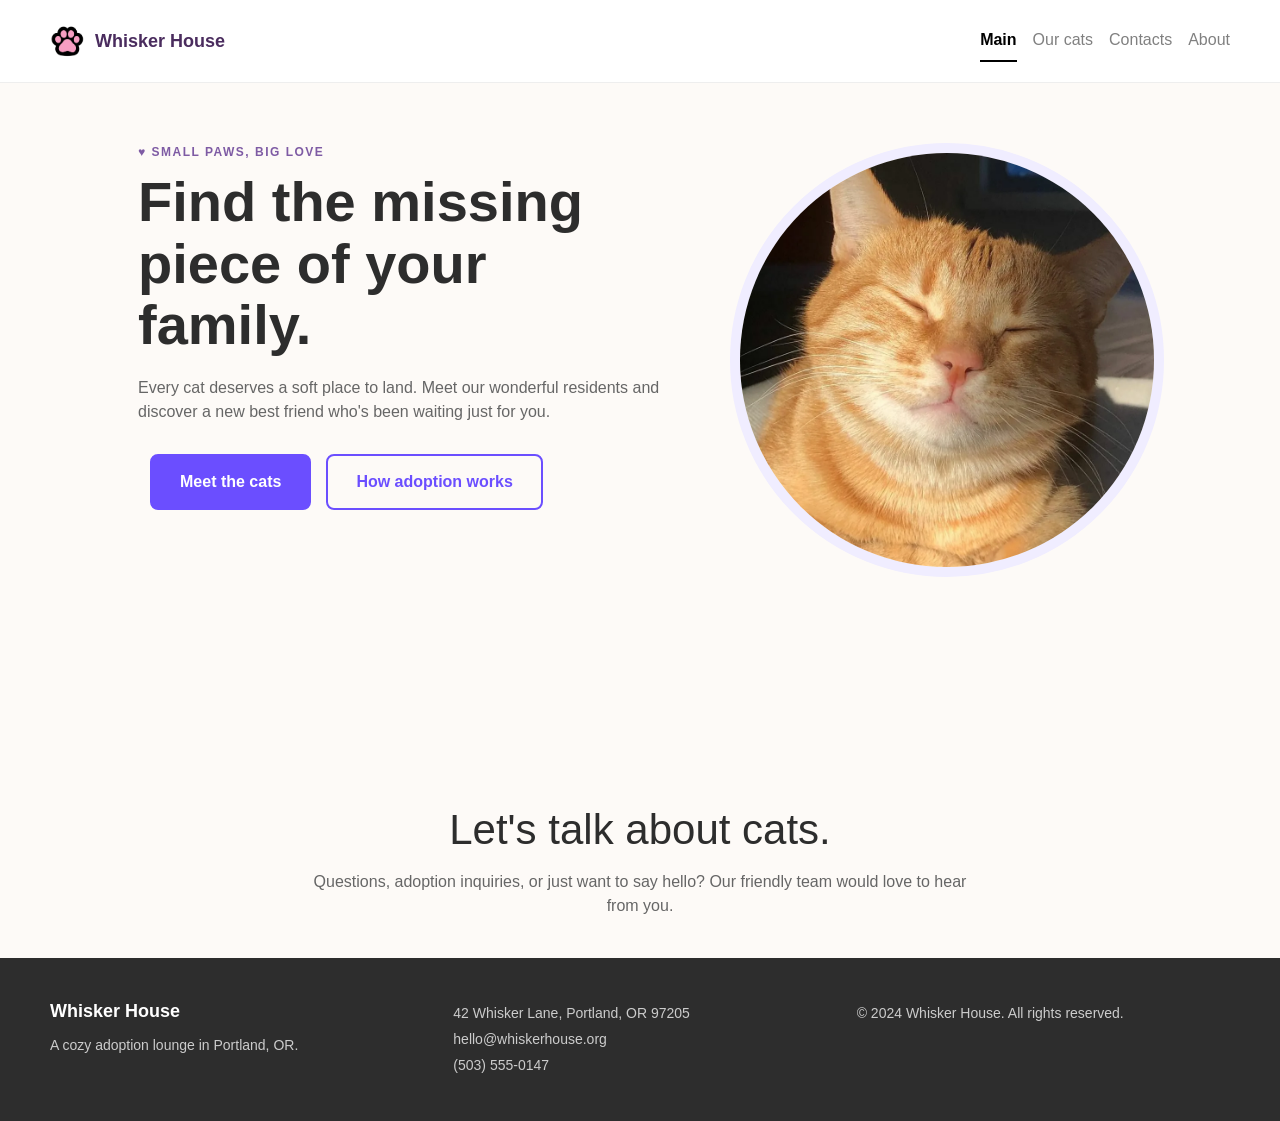
<file: index.html>
<!DOCTYPE html>
<html lang="en">
<head>
    <meta charset="UTF-8">
    <meta name="viewport" content="width=device-width, initial-scale=1.0">
    <title>Whisker House</title>
    <link href="https://cdn.jsdelivr.net/npm/bootstrap@5.3.3/dist/css/bootstrap.min.css" rel="stylesheet" integrity="sha384-QWTKZyjpPEjISv5WaRU9OFeRpok6YctnYmDr5pNlyT2bRjXh0JMhjY6hW+ALEwIH" crossorigin="anonymous">
    <link rel="stylesheet" href="style.css">
</head>

<body>
    <header class="site-header container-fluid">
        <div class="logo">
            <img src="images/cat-paw-pink-black-color-cute-icon_423491-224.avif" alt="Иконка Whisker House">
            <p>Whisker House</p>
        </div>
        <ul class="nav nav-underline">
            <li class="nav-item">
                <a class="nav-link active violet" aria-current="page" href="index.html">Main</a>
            </li>
            <li class="nav-item">
                <a class="nav-link" href="ourcats.html">Our cats</a>
            </li>
            <li class="nav-item">
                <a class="nav-link" href="form.html">Contacts</a>
            </li>
             <li class="nav-item">
            <a class="nav-link" href="about.html">About</a>
            </li>
        </ul>
    </header>

    <main class="main-content">
        <section class="container d-flex cover">
            <div class="text-content container">
                <p class="subtitle">♥️ SMALL PAWS, BIG LOVE</p>
                <h1>Find the missing<br>piece of your<br>family.</h1>
                <p class="description">
                    Every cat deserves a soft place to land. Meet our wonderful residents and discover a new best friend who's been waiting just for you.
                </p>
                
                <div class="cta-buttons container">
                    <a href="ourcats.html" class="btn-primary">Meet the cats</a>
                    <a href="#" class="btn-secondary">How adoption works</a>
                </div>
            </div>

            <div class="image-content">
                <img class="cover-image img-fluid" src="images/i.webp" alt="Рыжий кот">
            </div>
        </section>

    </main>

    <div class="contact-header">
        <h1>Let's talk about cats.</h1>
        <p>Questions, adoption inquiries, or just want to say hello? Our friendly team would love to hear from you.</p>
    </div>

    <footer class="site-footer">
        <div>
            <strong>Whisker House</strong>
            <p>A cozy adoption lounge in Portland, OR.</p>
        </div>

        <div>
            <p>42 Whisker Lane, Portland, OR 97205</p>
            <p>hello@whiskerhouse.org</p>
            <p>(503) 555-0147</p>
        </div>

        <div>
            <p>&copy; 2024 Whisker House. All rights reserved.</p>
        </div>
    </footer>
    <script src="https://cdn.jsdelivr.net/npm/@popperjs/core@2.11.8/dist/umd/popper.min.js" integrity="sha384-I7E8VVD/ismYTF4hNIPjVp/Zjvgyol6VFvRkX/vR+Vc4jQkC+hVqc2pM8ODewa9r" crossorigin="anonymous"></script>
    <script src="https://cdn.jsdelivr.net/npm/bootstrap@5.3.3/dist/js/bootstrap.min.js" integrity="sha384-0pUGZvbkm6XF6gxjEnlmuGrJXVbNuzT9qBBavbLwCsOGabYfZo0T0to5eqruptLy" crossorigin="anonymous"></script>
</body>
</html>
</file>
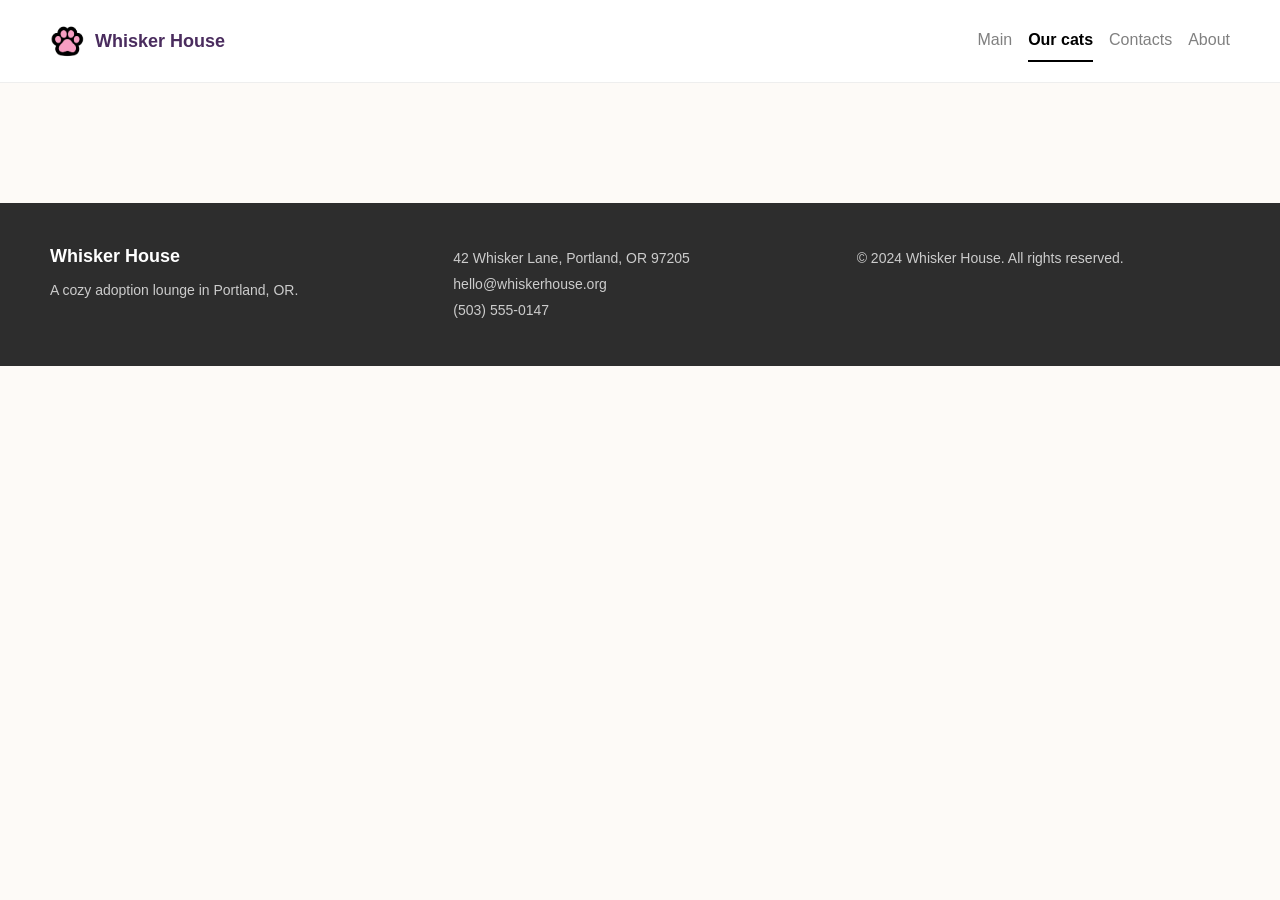
<file: cats.html>
<!DOCTYPE html>
<html lang="en">
<head>
    <meta charset="UTF-8">
    <meta name="viewport" content="width=device-width, initial-scale=1.0">
    <title>Whisker House</title>
    <link href="https://cdn.jsdelivr.net/npm/bootstrap@5.3.3/dist/css/bootstrap.min.css" rel="stylesheet" integrity="sha384-QWTKZyjpPEjISv5WaRU9OFeRpok6YctnYmDr5pNlyT2bRjXh0JMhjY6hW+ALEwIH" crossorigin="anonymous">
    <link rel="stylesheet" href="style.css">
</head>

<body>
    <header class="site-header">
     
        <div class="logo">
            <img src="images/cat-paw-pink-black-color-cute-icon_423491-224.avif" alt="Иконка Whisker House">
            <p>Whisker House</p>
        </div>
        <ul class="nav nav-underline">
            <li class="nav-item">
                <a class="nav-link" aria-current="page" href="index.html">Main</a>
            </li>
            <li class="nav-item">
                <a class="nav-link active violet" href="ourcats.html">Our cats</a>
            </li>
            <li class="nav-item">
                <a class="nav-link" href="form.html">Contacts</a>
            </li>
           <li class="nav-item">
            <a class="nav-link" href="about.html">About</a>
            </li>
        </ul>
    </header>

    <main class="main-content">

    </main>


    <footer class="site-footer">
        <div>
            <strong>Whisker House</strong>
            <p>A cozy adoption lounge in Portland, OR.</p>
        </div>

        <div>
            <p>42 Whisker Lane, Portland, OR 97205</p>
            <p>hello@whiskerhouse.org</p>
            <p>(503) 555-0147</p>
        </div>

        <div>
            <p>&copy; 2024 Whisker House. All rights reserved.</p>
        </div>
    </footer>
    <script src="https://cdn.jsdelivr.net/npm/@popperjs/core@2.11.8/dist/umd/popper.min.js" integrity="sha384-I7E8VVD/ismYTF4hNIPjVp/Zjvgyol6VFvRkX/vR+Vc4jQkC+hVqc2pM8ODewa9r" crossorigin="anonymous"></script>
    <script src="https://cdn.jsdelivr.net/npm/bootstrap@5.3.3/dist/js/bootstrap.min.js" integrity="sha384-0pUGZvbkm6XF6gxjEnlmuGrJXVbNuzT9qBBavbLwCsOGabYfZo0T0to5eqruptLy" crossorigin="anonymous"></script>
</body>
</html>
</file>
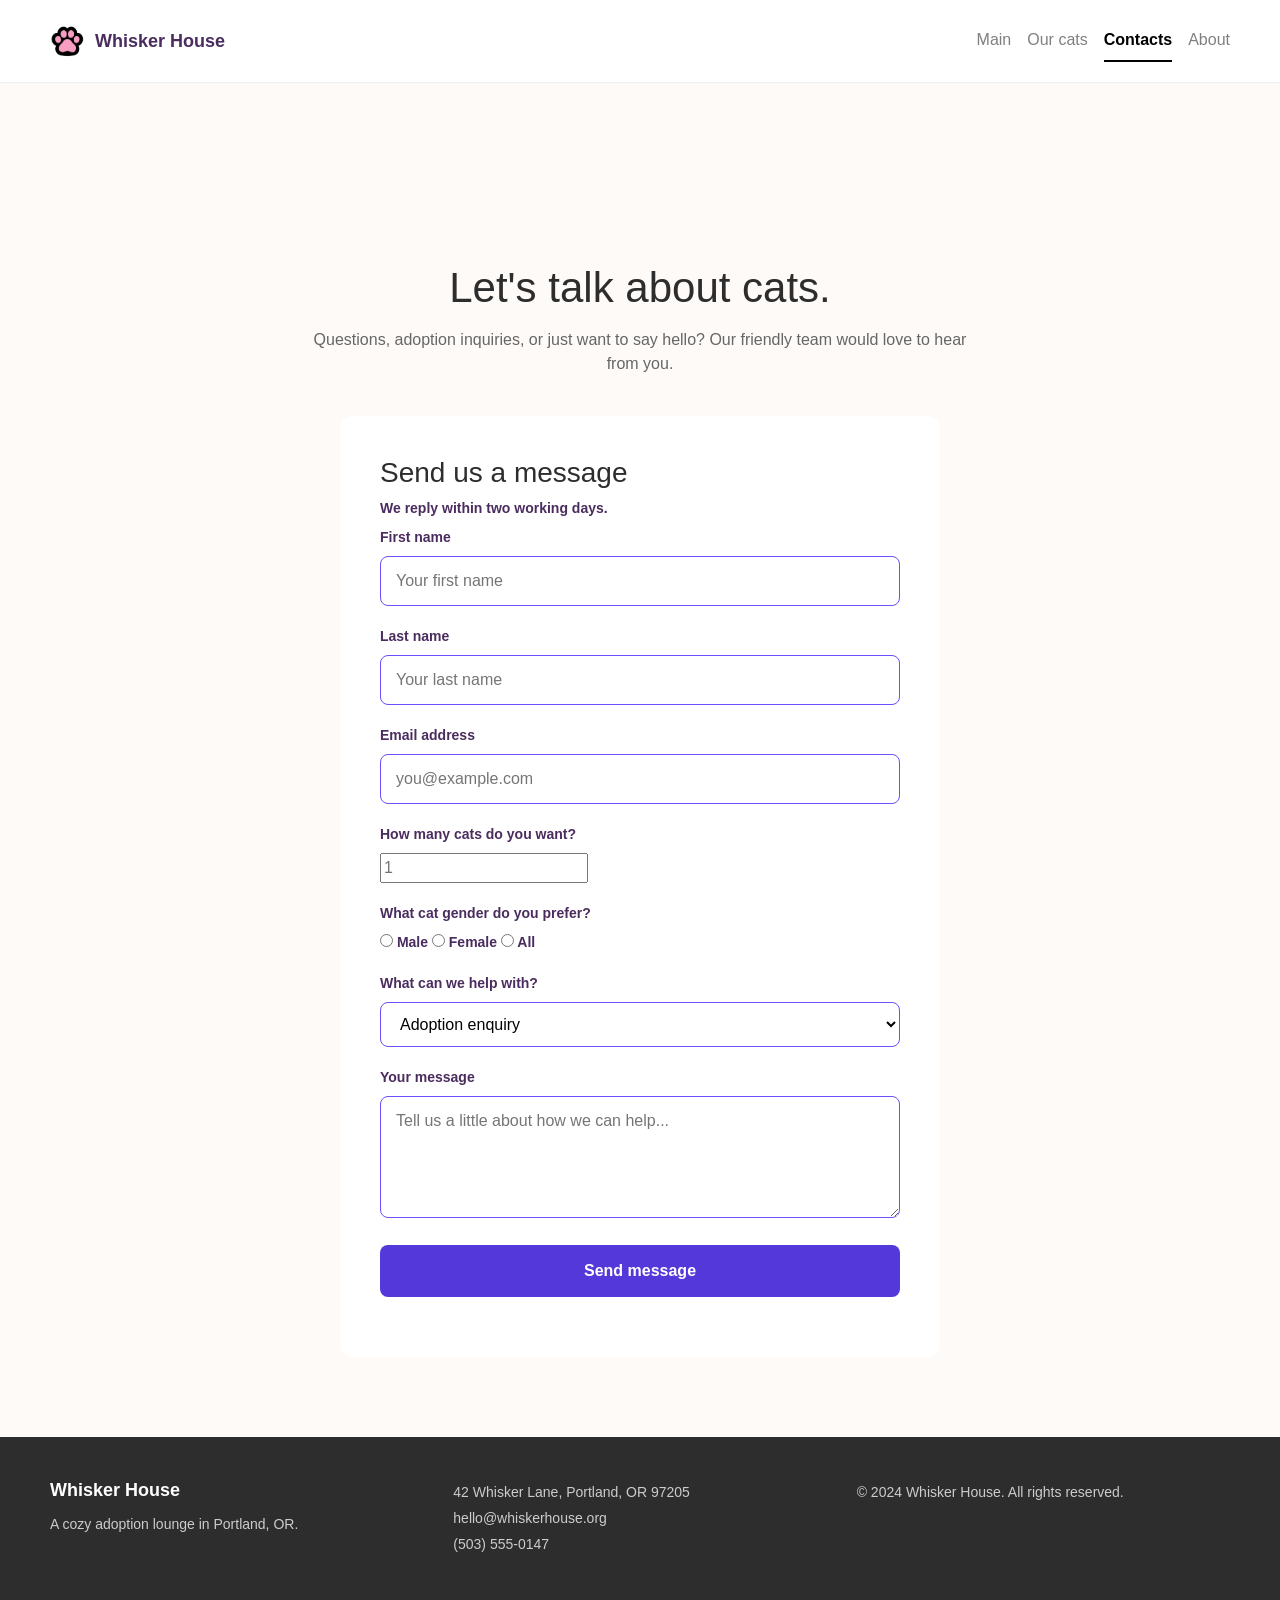
<file: form.html>
<!DOCTYPE html>
<html lang="en">
<head>
    <meta charset="UTF-8">
    <meta name="viewport" content="width=device-width, initial-scale=1.0">
    <title>Whisker House</title>
    <link href="https://cdn.jsdelivr.net/npm/bootstrap@5.3.3/dist/css/bootstrap.min.css" rel="stylesheet" integrity="sha384-QWTKZyjpPEjISv5WaRU9OFeRpok6YctnYmDr5pNlyT2bRjXh0JMhjY6hW+ALEwIH" crossorigin="anonymous">
    <link rel="stylesheet" href="style.css">
</head>

<body>
    <header class="site-header">
        <div class="logo">
            <img src="images/cat-paw-pink-black-color-cute-icon_423491-224.avif" alt="Иконка Whisker House">
            <p>Whisker House</p>
        </div>
        <ul class="nav nav-underline">
            <li class="nav-item">
                <a class="nav-link " aria-current="page" href="index.html">Main</a>
            </li>
            <li class="nav-item">
                <a class="nav-link" href="ourcats.html">Our cats</a>
            </li>
            <li class="nav-item">
                <a class="nav-link active violet" href="form.html">Contacts</a>
            </li>
             <li class="nav-item">
            <a class="nav-link" href="about.html">About</a>
            </li>
        </ul>
    </header>

    <main class="main-content">
       
    </main>

    <div class="contact-header">
        <h1>Let's talk about cats.</h1>
        <p>Questions, adoption inquiries, or just want to say hello? Our friendly team would love to hear from you.</p>
    </div>

    <div class="contact-form">
        <h2>Send us a message</h2>
        <p>We reply within two working days.</p>

        <form action="#" method="POST">
            <div>
                <p>First name</p>
                <input type="text" name="first_name" placeholder="Your first name" required>
            </div>

            <div>
                <p>Last name</p>
                <input type="text" name="last_name" placeholder="Your last name" required>
            </div>

            <div>
                <p>Email address</p>
                <input type="email" name="email" placeholder="you@example.com" required>
            </div>

            <div>
                <p>How many cats do you want?</p>
                <input type="number" name="number" placeholder="1" required>
            </div>
 
            <div>
                <p>What cat gender do you prefer?</p>
                <p><input type="radio" name="gender" value="Male" required> Male
                <input type="radio" name="gender" value="Female" required> Female
                <input type="radio" name="gender" value="All" required> All
                
                </p>


            </div>

            <div>
                <p>What can we help with?</p>
                <select name="topic">
                    <option value="adoption">Adoption enquiry</option>
                    <option value="volunteer">Volunteering</option>
                    <option value="other">Other</option>
                </select>
            </div>

            <div>
                <p>Your message</p>
                <textarea name="message" rows="4" placeholder="Tell us a little about how we can help..."></textarea>
            </div>

            <div>
                <input type="submit" value="Send message">
            </div>
        </form>
        
    </div>

    <footer class="site-footer">
        <div>
            <strong>Whisker House</strong>
            <p>A cozy adoption lounge in Portland, OR.</p>
        </div>

        <div>
            <p>42 Whisker Lane, Portland, OR 97205</p>
            <p>hello@whiskerhouse.org</p>
            <p>(503) 555-0147</p>
        </div>

        <div>
            <p>&copy; 2024 Whisker House. All rights reserved.</p>
        </div>
    </footer>
    <script src="https://cdn.jsdelivr.net/npm/@popperjs/core@2.11.8/dist/umd/popper.min.js" integrity="sha384-I7E8VVD/ismYTF4hNIPjVp/Zjvgyol6VFvRkX/vR+Vc4jQkC+hVqc2pM8ODewa9r" crossorigin="anonymous"></script>
    <script src="https://cdn.jsdelivr.net/npm/bootstrap@5.3.3/dist/js/bootstrap.min.js" integrity="sha384-0pUGZvbkm6XF6gxjEnlmuGrJXVbNuzT9qBBavbLwCsOGabYfZo0T0to5eqruptLy" crossorigin="anonymous"></script>
</body>
</html>
</file>
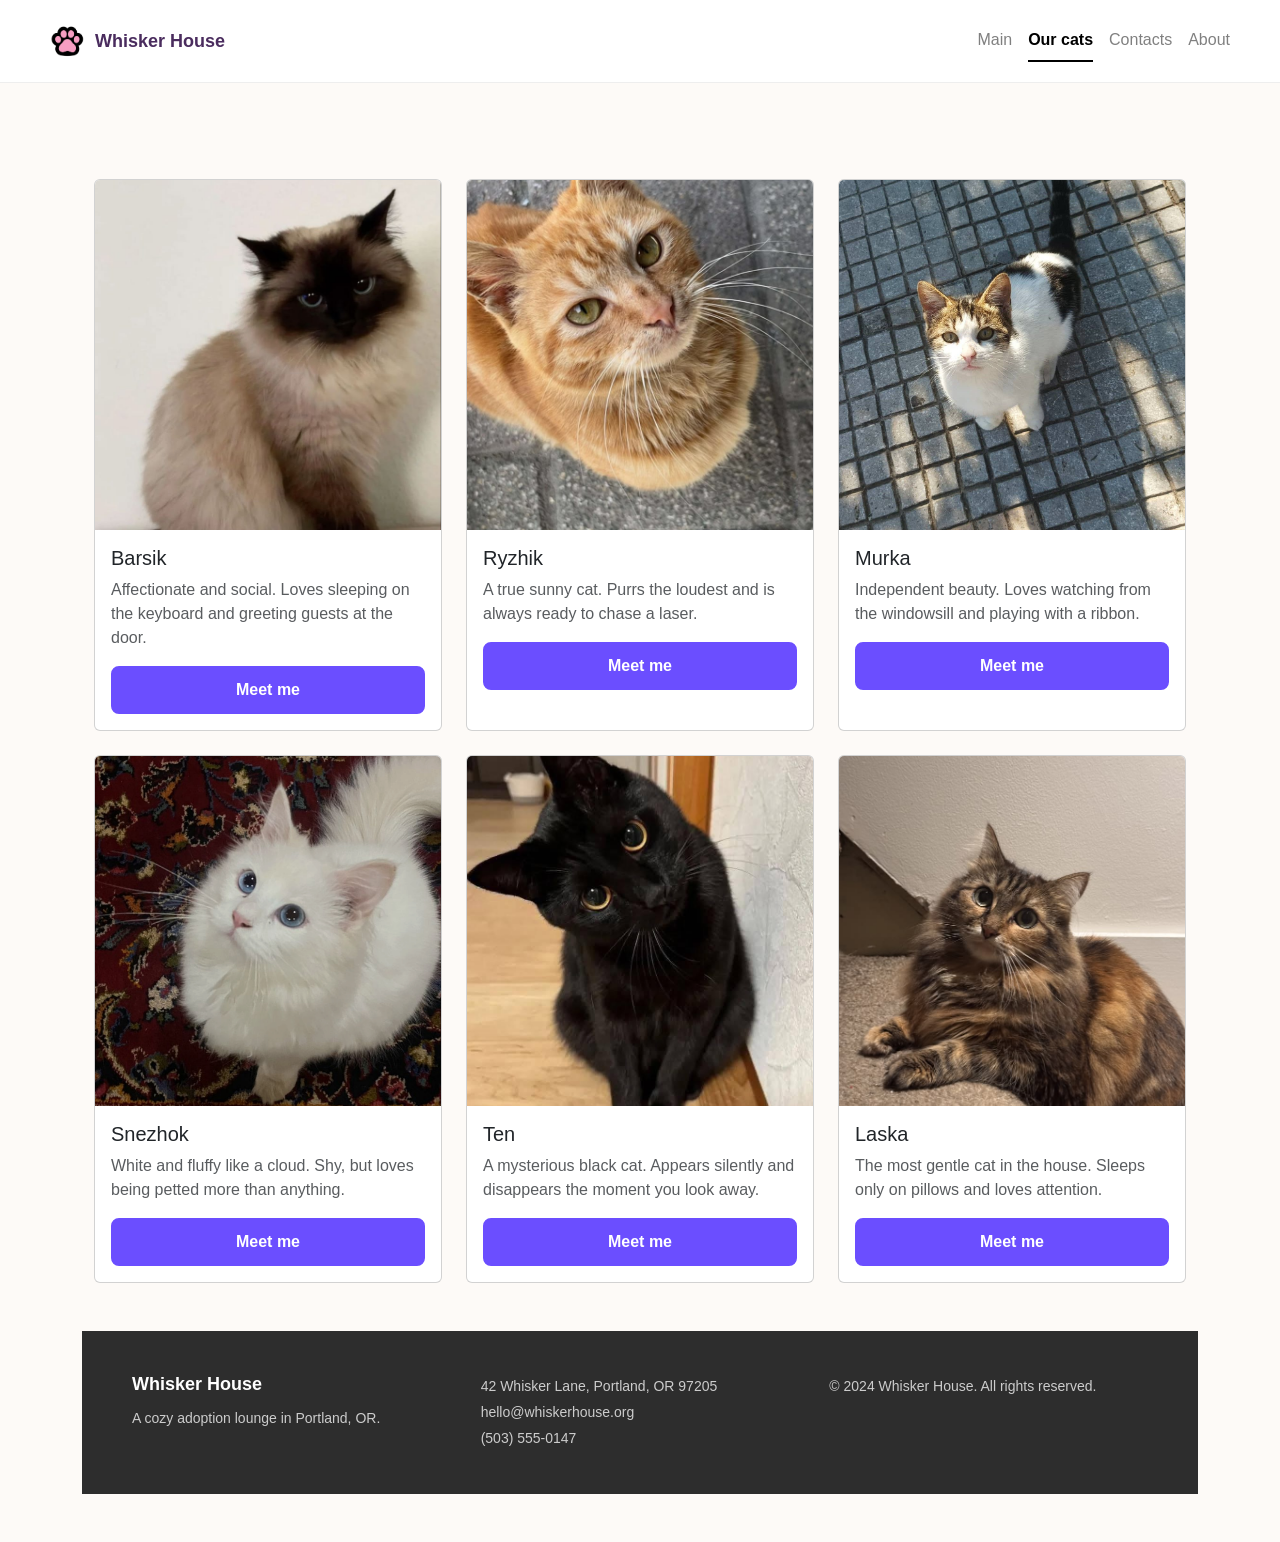
<file: ourcats.html>
<!DOCTYPE html>
<html lang="en">
<head>
    <meta charset="UTF-8">
    <meta name="viewport" content="width=device-width, initial-scale=1.0">
    <title> Our cats</title>
     <link href="https://cdn.jsdelivr.net/npm/bootstrap@5.3.3/dist/css/bootstrap.min.css" rel="stylesheet">
     <link rel="stylesheet" href="style.css">
</head>

<body>
  <header class="site-header">
        <div class="logo">
            <img src="images/cat-paw-pink-black-color-cute-icon_423491-224.avif" alt="Иконка Whisker House">
            <p>Whisker House</p>
        </div>
        <ul class="nav nav-underline">
            <li class="nav-item">
                <a class="nav-link" aria-current="page" href="index.html">Main</a>
            </li>
            <li class="nav-item">
                <a class="nav-link active violet" href="ourcats.html">Our cats</a>
            </li>
            <li class="nav-item">
                <a class="nav-link" href="form.html">Contacts</a>
            </li>
             <li class="nav-item">
            <a class="nav-link" href="about.html">About</a>
            </li>
        </ul>
    </header>
     <main class="container my-5 flex-grow-1">
        <div class="row justify-content-center">
            <div class="col-auto">
                

     <main class="container my-5 flex-grow-1">
        
        <div class="row g-4 cat-container">
       

        </div>
    </main>

    <footer class="site-footer">
        <div>
            <strong>Whisker House</strong>
            <p>A cozy adoption lounge in Portland, OR.</p>
        </div>
        <div>
            <p>42 Whisker Lane, Portland, OR 97205</p>
            <p>hello@whiskerhouse.org</p>
            <p>(503) 555-0147</p>
        </div>
        <div>
            <p>&copy; 2024 Whisker House. All rights reserved.</p>
        </div>
    </footer>
    <script src="ourcats.js"></script>
</body>
</html>
</file>
<file: style.css>
body {
        font-family: 'Segoe UI', sans-serif;
        color: #2d2d2d;
        background-color: #fdfaf7; 
    }

    a {
        text-decoration: none;
    }

    .site-header {
        display: flex;
        align-items: center;
        justify-content: space-between;
        padding: 20px 50px;
        background-color: #fff;
        border-bottom: 1px solid #eee;
        flex-wrap: wrap;
    }

    .site-header a {
      color: grey;  
    }
    .violet {
     color: #7e5ba4;   
    }

    .logo {
        display: flex;
        align-items: center;
        gap: 10px;
    }

    .logo img {
        width: 35px;
        height: 35px;
    }

    .logo p {
        font-weight: bold;
        font-size: 18px;
        color: #4a2c5e; 
        margin: 0;
    }

    .main-content {
        display: flex;
        justify-content: center;
        align-items: center;
        padding: 60px 50px;
        gap: 80px;
        margin-left: 5%;
    }

    .text-content {
        max-width: 550px;
    }

    .subtitle {
        font-size: 12px;
        font-weight: 700;
        letter-spacing: 1.5px;
        color: #7e5ba4; 
        text-transform: uppercase;
        margin-bottom: 10px;
    }

    .text-content h1 {
        font-size: 56px;
        line-height: 1.1;
        margin: 0 0 20px 0;
        color: #2d2d2d;
        font-weight: 800;
    }

    .description {
        font-size: 16px;
        color: #666;
        margin-bottom: 30px;
    }

    
    .cta-buttons {
        display: flex;
        gap: 15px;
    }

    .btn-primary, .btn-secondary {
        padding: 14px 28px;
        font-size: 16px;
        font-weight: 600;
        border-radius: 8px;
    }

    .btn-primary {
        background-color: #6b4eff;
        color: #fff;
        border: 2px solid #6b4eff;
    }

    .btn-secondary {
        background-color: transparent;
        color: #6b4eff;
        border: 2px solid #6b4eff;
    }

    .image-content {
        display: flex;
        justify-content: center;
    }

    .image-content img {
        border-radius: 50%; 
        border: 10px solid #f0edff;
        object-fit: cover;
        aspect-ratio: 1 / 1;
    }    
    
    @media (max-width: 450px) {
        .cover {
            flex-wrap: wrap;
        }
    }

    @media (min-width: 900px) {
        .image-content img {
            max-height: 80%;
        }
    }


    .contact-header {
        text-align: center;
        max-width: 700px;
        margin: 60px auto 40px;
        padding: 0 20px;
    }

    .contact-header h1 {
        font-size: 42px;
        margin-bottom: 15px;
        color: #2d2d2d;
    }

    .contact-header p {
        font-size: 16px;
        color: #666;
    }

    .contact-form {
        max-width: 600px;
        margin: 0 auto 80px;
        background: #fff;
        padding: 40px;
        border-radius: 12px;
    }

    .contact-form h2 {
        margin-top: 0;
        font-size: 28px;
        color: #2d2d2d;
    }

    .contact-form > p {
        color: #666;
        margin-bottom: 30px;
    }

    .contact-form div {
        margin-bottom: 20px;
    }

    .contact-form p {
        margin: 0 0 8px 0;
        font-size: 14px;
        font-weight: 600;
        color: #4a2c5e;
    }

    input[type="text"],
    input[type="email"],
    select,
    textarea {
        width: 100%;
        padding: 12px 15px;
        border: 1px solid #ddd;
        border-radius: 8px;
        font-size: 16px;
        background-color: #fafafa;
    }

    input[type="text"],
    input[type="email"],
    select,
    textarea {
        outline: none;
        border-color: #6b4eff;
        background-color: #fff;
    }


    input[type="submit"] {
        background-color: #6b4eff;
        color: white;
        border: none;
        padding: 14px 30px;
        font-size: 16px;
        font-weight: 600;
        border-radius: 8px;
        width: 100%;
    }

    input[type="submit"] {
        background-color: #5538d9;
    }

    .site-footer {
        background-color: #2d2d2d;
        color: #ccc;
        padding: 40px 50px;
        display: flex;
        justify-content: space-between;
        flex-wrap: wrap;
        gap: 30px;
    }

    .site-footer div {
        flex: 1;
        min-width: 200px;
    }

    .site-footer strong {
        color: #fff;
        font-size: 18px;
        display: block;
        margin-bottom: 10px;
    }

    .site-footer p {
        margin: 5px 0;
        font-size: 14px;
    }

/* ==================================== */

.cat-img {
    height: 350px;
    object-fit: cover;
}

.cats-page-main {
    flex-grow: 1; 
    padding: 40px 0;
}

.card .btn-primary {
    display: inline-block;
    padding: 10px 20px;
    font-size: 16px;
    border-radius: 8px;
    background-color: #6b4eff;
    border: 2px solid #6b4eff;
    color: white;
    text-align: center;
}
</file>
